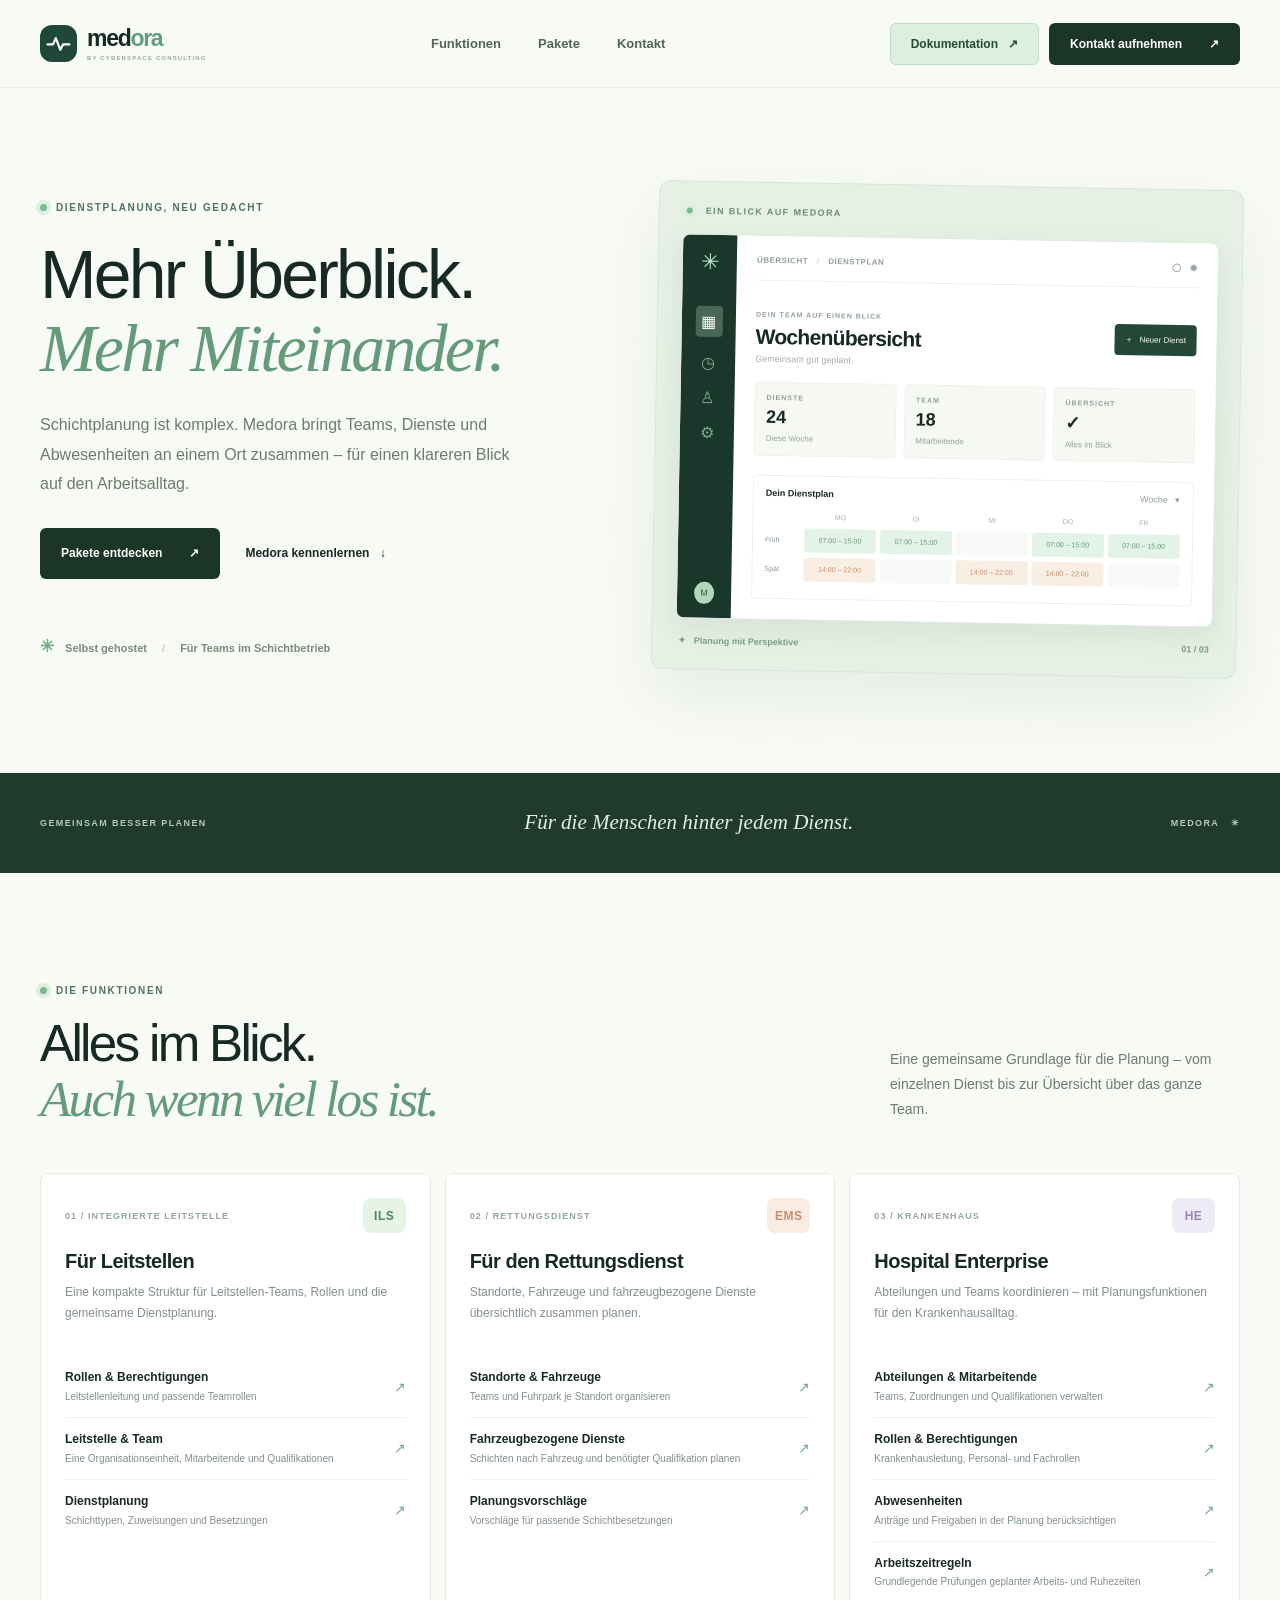
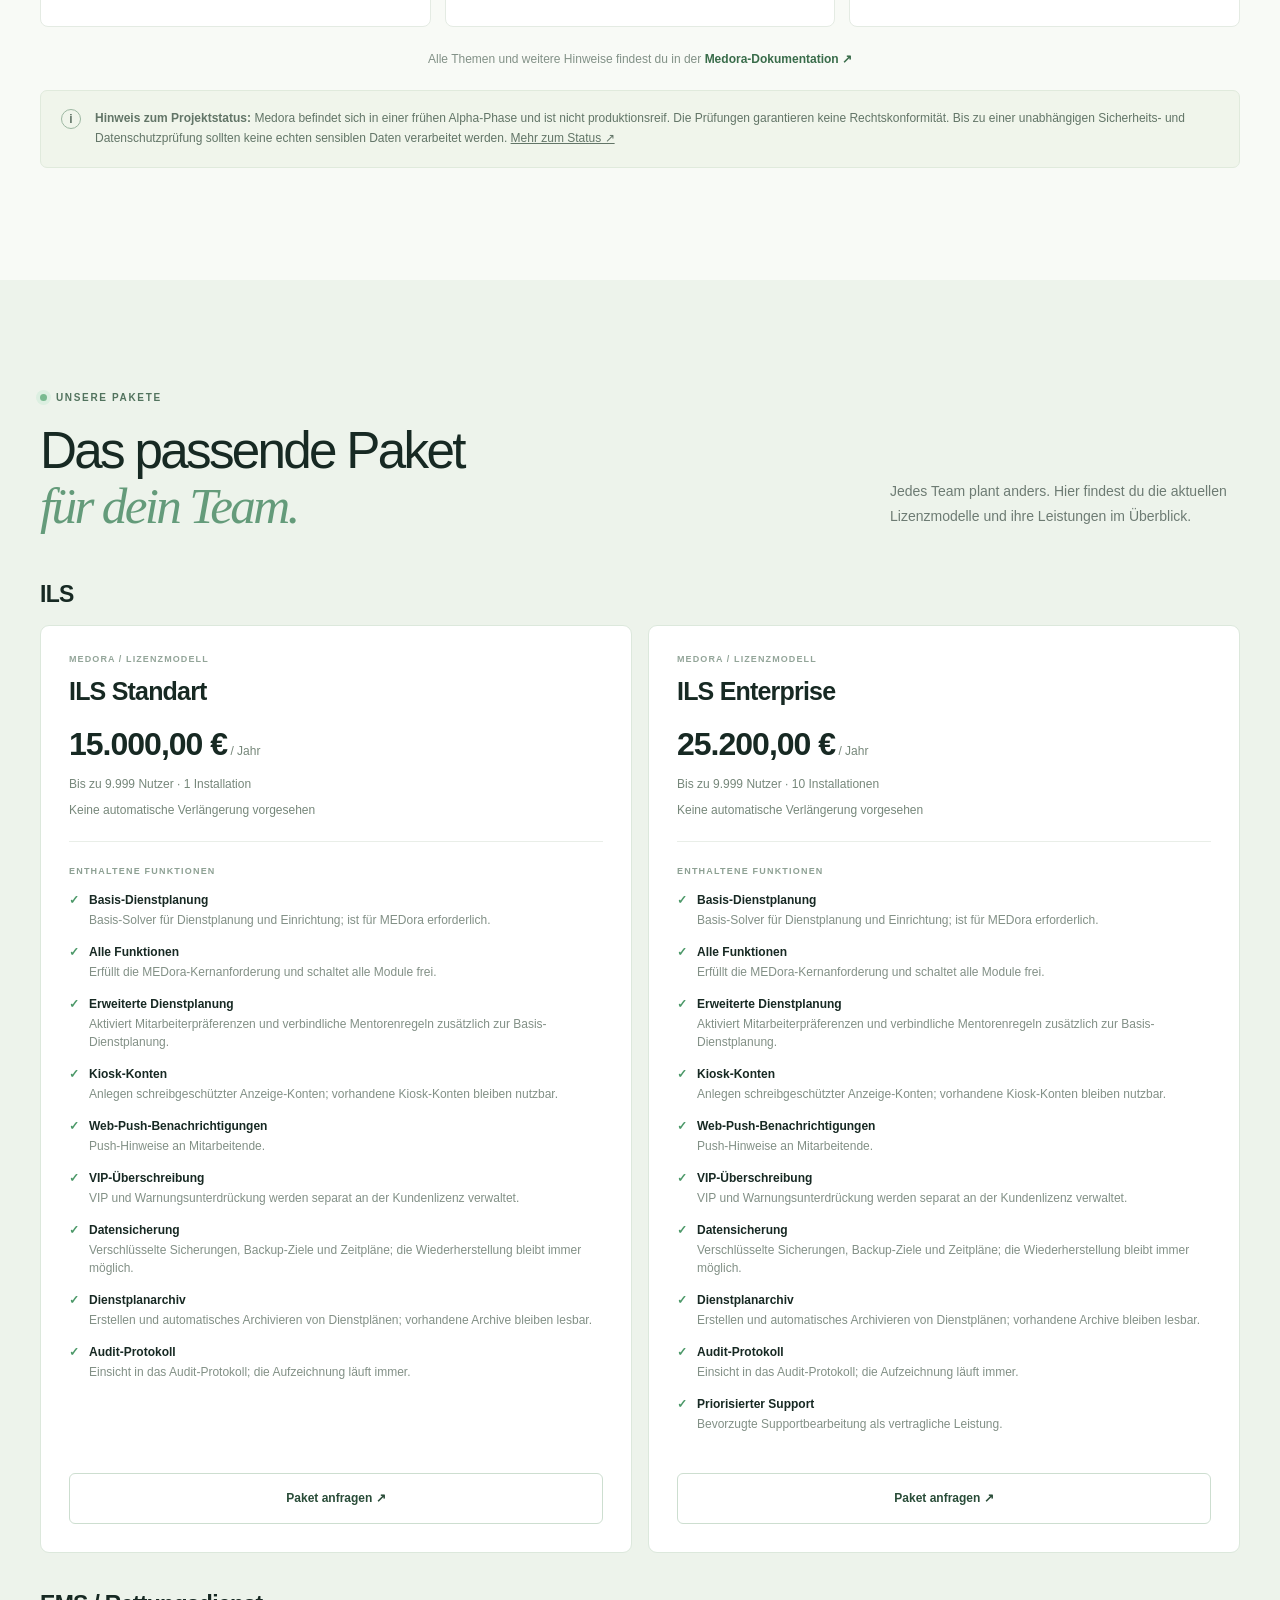
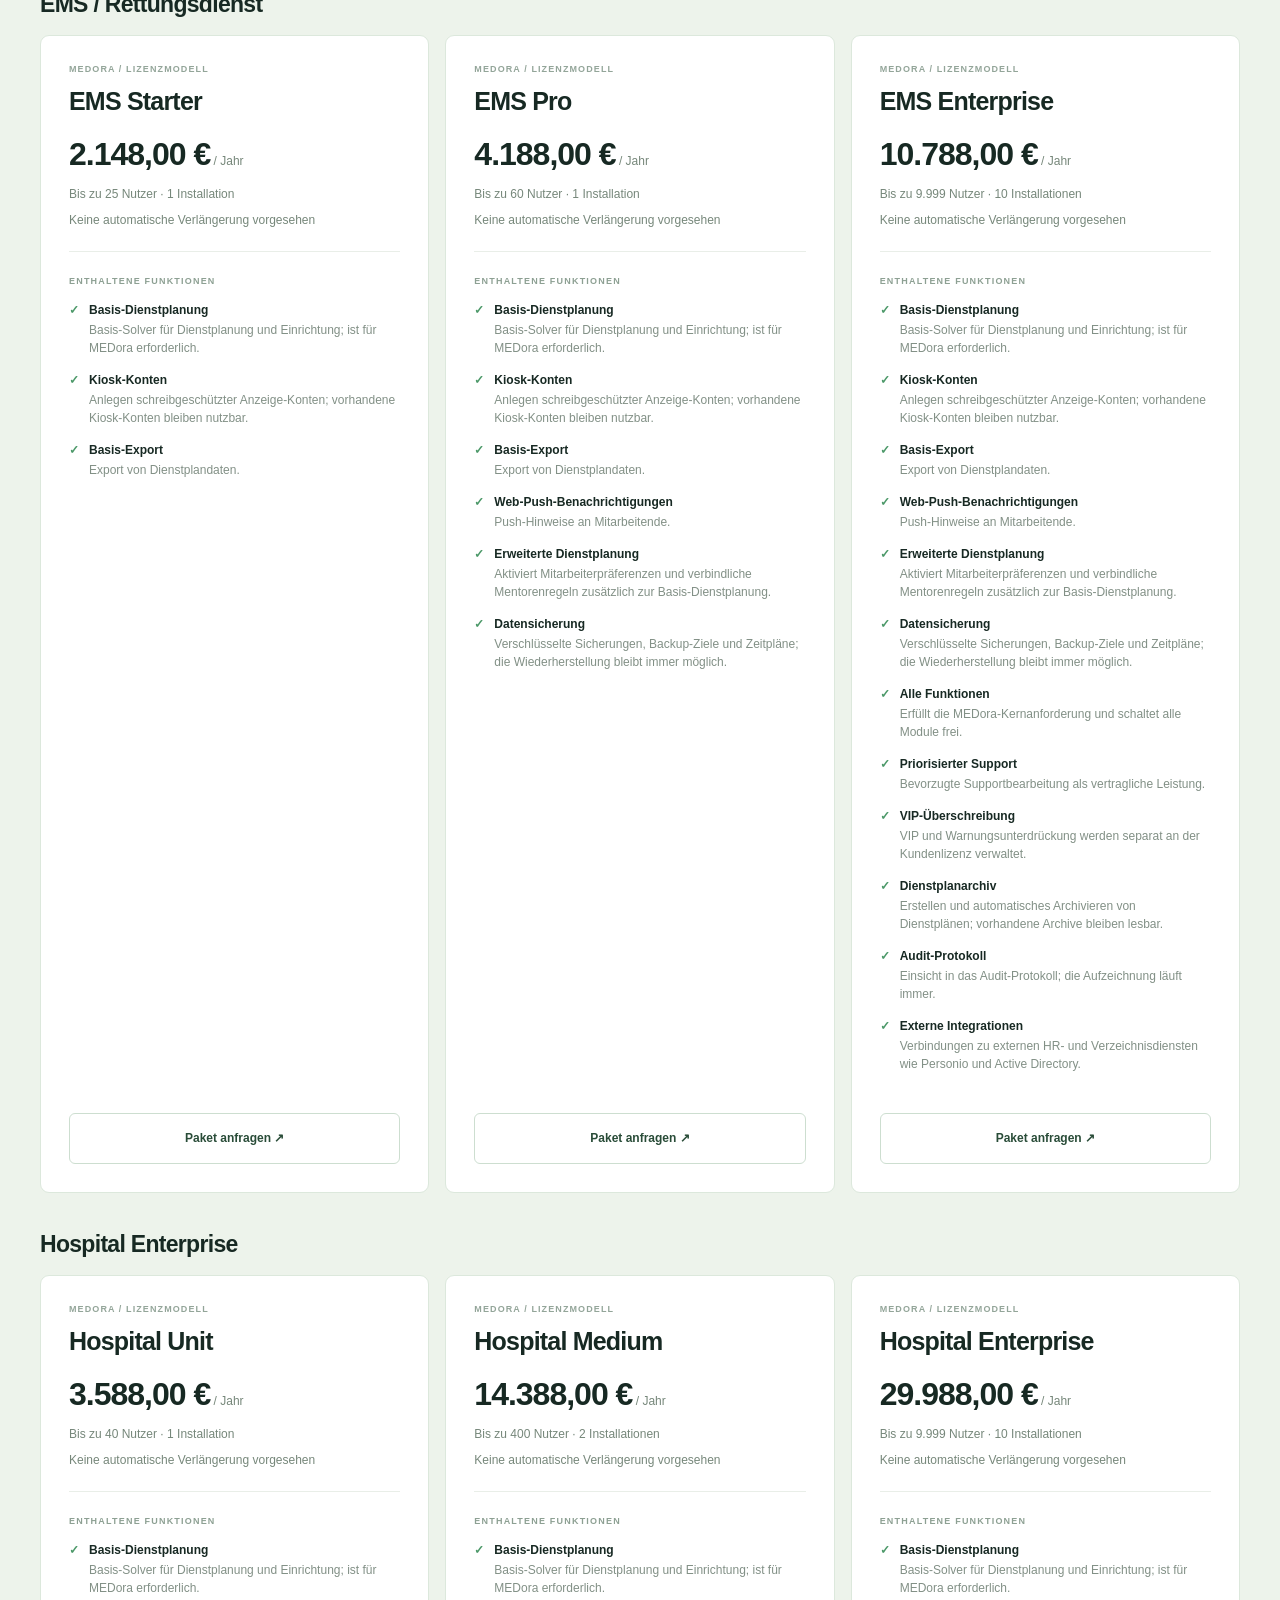
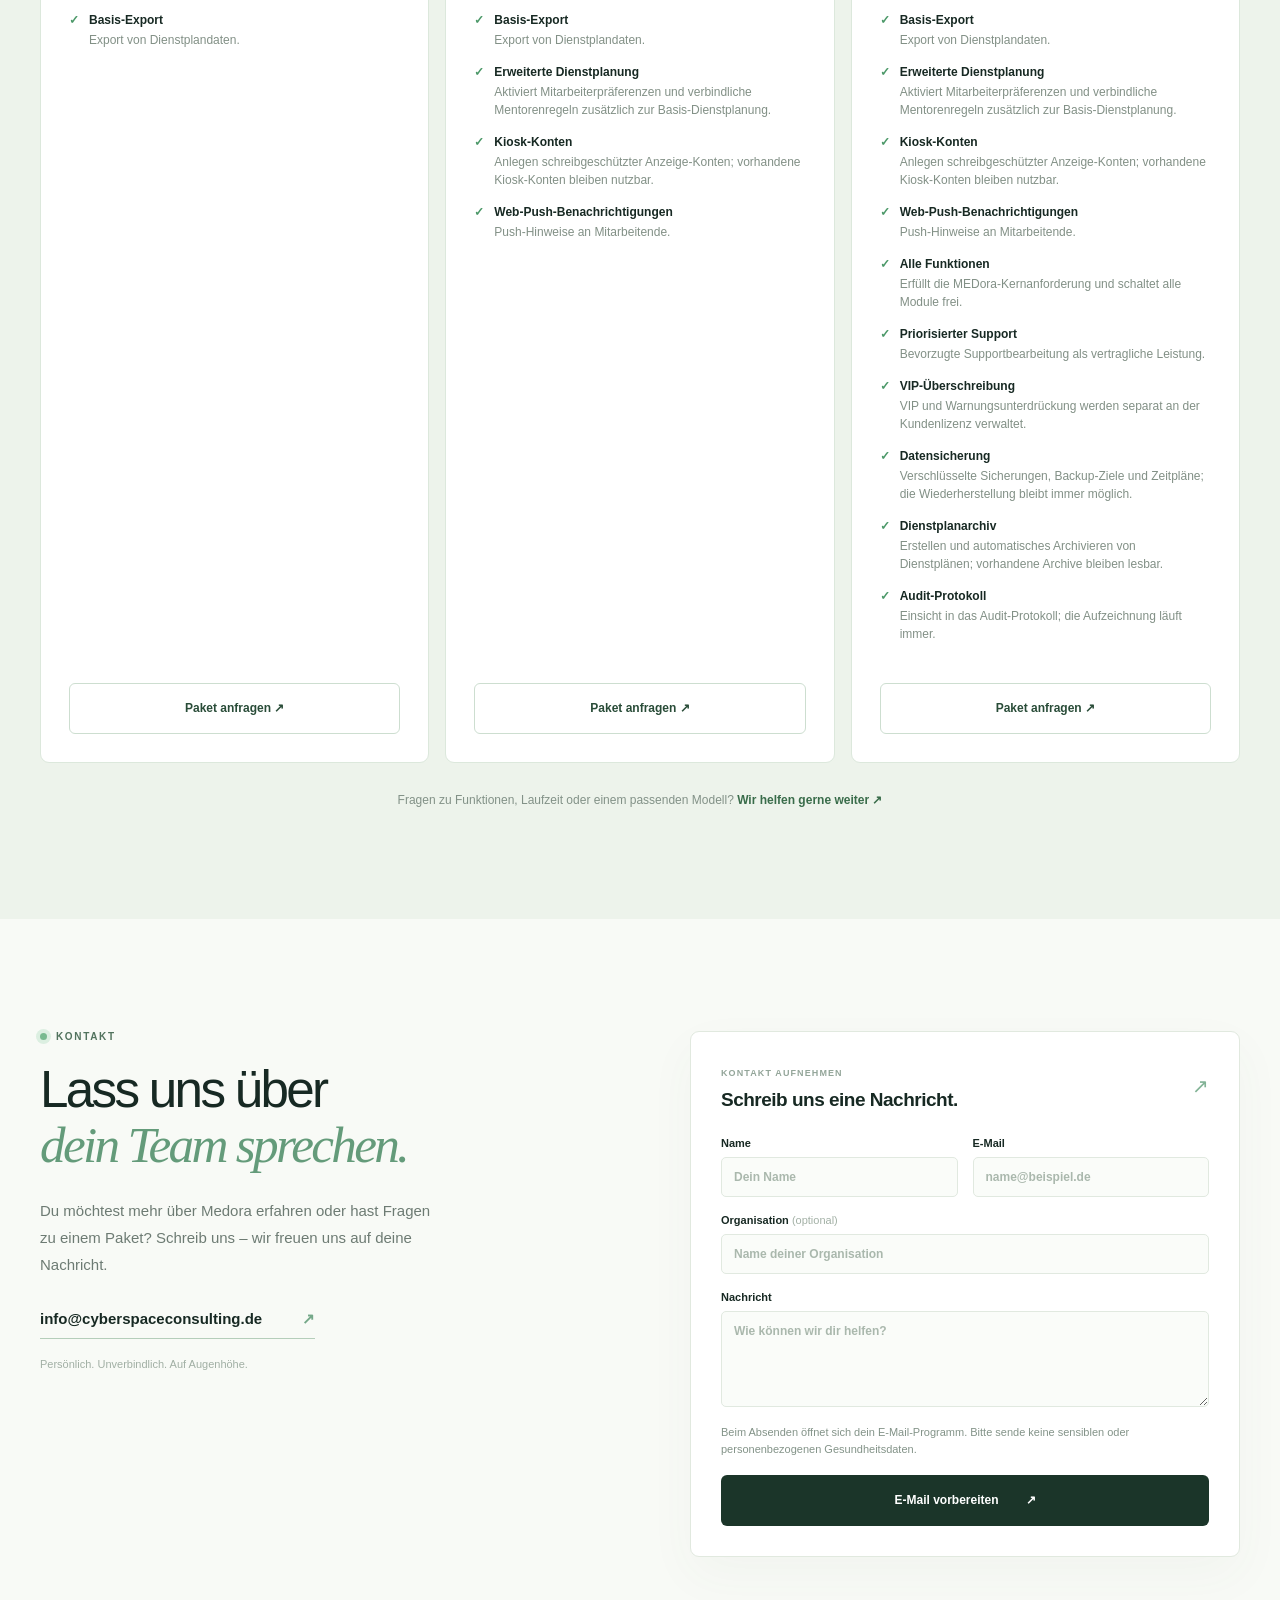
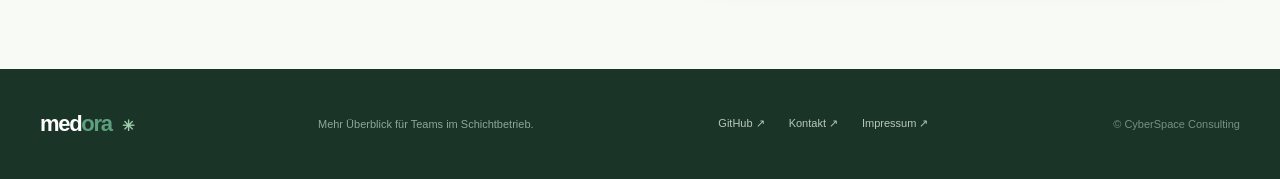
<file: index.html>
<!doctype html>
<html lang="de">
<head>
  <meta charset="utf-8">
  <meta name="viewport" content="width=device-width, initial-scale=1">
  <meta name="description" content="Medora – Dienstplanung für Teams im Schichtbetrieb.">
  <meta name="theme-color" content="#f6f7f3">
  <title>Medora – Dienstplanung mit Überblick</title>
  <link rel="stylesheet" href="styles.css">
  <script src="app.js" defer></script>
</head>
<body>
  <header class="site-header">
    <div class="container header-inner">
      <a class="brand" href="#start" aria-label="Medora – zur Startseite">
        <span class="brand-mark" aria-hidden="true"><svg viewBox="0 0 32 32" fill="none"><path d="M4 17h6l3-7 5 13 3-6h7" stroke="currentColor" stroke-width="2.4" stroke-linecap="round" stroke-linejoin="round"/></svg></span>
        <span>med<span class="brand-accent">ora</span><small>BY CYBERSPACE CONSULTING</small></span>
      </a>
      <nav aria-label="Hauptnavigation">
        <a href="#funktionen">Funktionen</a><a href="#pakete">Pakete</a><a href="#kontakt">Kontakt</a>
      </nav>
      <div class="header-actions">
        <a class="button header-cta header-docs" href="https://cyberspaceconsulting.github.io/medora-deploy/">Dokumentation <span aria-hidden="true">↗</span></a>
        <a class="button button-dark header-cta header-contact" href="#kontakt">Kontakt aufnehmen <span aria-hidden="true">↗</span></a>
      </div>
    </div>
  </header>

  <main id="start">
    <section class="hero">
      <div class="container hero-grid">
        <div class="hero-copy">
          <div class="eyebrow"><span class="dot"></span> DIENSTPLANUNG, NEU GEDACHT</div>
          <h1>Mehr Überblick.<br><em>Mehr Miteinander.</em></h1>
          <p>Schichtplanung ist komplex. Medora bringt Teams, Dienste und Abwesenheiten an einem Ort zusammen – für einen klareren Blick auf den Arbeitsalltag.</p>
          <div class="hero-actions"><a class="button button-dark" href="#pakete">Pakete entdecken <span aria-hidden="true">↗</span></a><a class="text-link" href="#funktionen">Medora kennenlernen <span aria-hidden="true">↓</span></a></div>
          <div class="hero-note"><span class="note-icon">✳</span> Selbst gehostet <span class="separator">/</span> Für Teams im Schichtbetrieb</div>
        </div>
        <div class="preview-wrap" aria-label="Illustrative Darstellung einer Dienstplanübersicht">
          <div class="preview-label"><span class="dot"></span> EIN BLICK AUF MEDORA</div>
          <div class="preview">
            <div class="preview-sidebar"><div class="mini-logo">✳</div><span class="mini-nav active">▦</span><span class="mini-nav">◷</span><span class="mini-nav">♙</span><span class="mini-nav">⚙</span><div class="mini-avatar">M</div></div>
            <div class="preview-main">
              <div class="preview-top"><span>ÜBERSICHT <b>/</b> DIENSTPLAN</span><span>◯ &nbsp; ◉</span></div>
              <div class="preview-heading"><div><small>DEIN TEAM AUF EINEN BLICK</small><h2>Wochenübersicht</h2><p>Gemeinsam gut geplant.</p></div><div class="preview-btn">＋ &nbsp; Neuer Dienst</div></div>
              <div class="preview-stats"><div><small>DIENSTE</small><strong>24</strong><span>Diese Woche</span></div><div><small>TEAM</small><strong>18</strong><span>Mitarbeitende</span></div><div><small>ÜBERSICHT</small><strong>✓</strong><span>Alles im Blick</span></div></div>
              <div class="calendar"><div class="calendar-head"><b>Dein Dienstplan</b><span>Woche &nbsp; ▾</span></div><div class="weekdays"><span></span><span>MO</span><span>DI</span><span>MI</span><span>DO</span><span>FR</span></div><div class="calendar-row"><span>Früh</span><i>07:00 – 15:00</i><i>07:00 – 15:00</i><i></i><i>07:00 – 15:00</i><i>07:00 – 15:00</i></div><div class="calendar-row"><span>Spät</span><i class="peach">14:00 – 22:00</i><i></i><i class="peach">14:00 – 22:00</i><i class="peach">14:00 – 22:00</i><i></i></div></div>
            </div>
          </div>
          <div class="preview-foot"><span>✦ &nbsp; Planung mit Perspektive</span><span>01 / 03</span></div>
        </div>
      </div>
    </section>

    <section class="intro-strip"><div class="container strip-inner"><span>GEMEINSAM BESSER PLANEN</span><p>Für die Menschen hinter jedem Dienst.</p><span>MEDORA &nbsp; ✳</span></div></section>

    <section class="section" id="funktionen">
      <div class="container">
        <div class="section-heading"><div><div class="eyebrow"><span class="dot"></span> DIE FUNKTIONEN</div><h2>Alles im Blick.<br><em>Auch wenn viel los ist.</em></h2></div><p>Eine gemeinsame Grundlage für die Planung – vom einzelnen Dienst bis zur Übersicht über das ganze Team.</p></div>
        <div class="area-grid">
          <article class="area-card">
            <div class="area-card-header"><span class="card-index">01 / INTEGRIERTE LEITSTELLE</span><span class="area-mark">ILS</span></div>
            <h3>Für Leitstellen</h3>
            <p>Eine kompakte Struktur für Leitstellen-Teams, Rollen und die gemeinsame Dienstplanung.</p>
            <ul class="area-topics">
              <li><a href="https://cyberspaceconsulting.github.io/medora-deploy/features/roles-and-permissions"><span><strong>Rollen &amp; Berechtigungen</strong><small>Leitstellenleitung und passende Teamrollen</small></span><span class="doc-arrow" aria-hidden="true">↗</span></a></li>
              <li><a href="https://cyberspaceconsulting.github.io/medora-deploy/features/departments-and-employees"><span><strong>Leitstelle &amp; Team</strong><small>Eine Organisationseinheit, Mitarbeitende und Qualifikationen</small></span><span class="doc-arrow" aria-hidden="true">↗</span></a></li>
              <li><a href="https://cyberspaceconsulting.github.io/medora-deploy/features/shift-planning"><span><strong>Dienstplanung</strong><small>Schichttypen, Zuweisungen und Besetzungen</small></span><span class="doc-arrow" aria-hidden="true">↗</span></a></li>
            </ul>
          </article>
          <article class="area-card">
            <div class="area-card-header"><span class="card-index">02 / RETTUNGSDIENST</span><span class="area-mark peach-mark">EMS</span></div>
            <h3>Für den Rettungsdienst</h3>
            <p>Standorte, Fahrzeuge und fahrzeugbezogene Dienste übersichtlich zusammen planen.</p>
            <ul class="area-topics">
              <li><a href="https://cyberspaceconsulting.github.io/medora-deploy/features/departments-and-employees"><span><strong>Standorte &amp; Fahrzeuge</strong><small>Teams und Fuhrpark je Standort organisieren</small></span><span class="doc-arrow" aria-hidden="true">↗</span></a></li>
              <li><a href="https://cyberspaceconsulting.github.io/medora-deploy/features/shift-planning"><span><strong>Fahrzeugbezogene Dienste</strong><small>Schichten nach Fahrzeug und benötigter Qualifikation planen</small></span><span class="doc-arrow" aria-hidden="true">↗</span></a></li>
              <li><a href="https://cyberspaceconsulting.github.io/medora-deploy/features/planning-suggestions"><span><strong>Planungsvorschläge</strong><small>Vorschläge für passende Schichtbesetzungen</small></span><span class="doc-arrow" aria-hidden="true">↗</span></a></li>
            </ul>
          </article>
          <article class="area-card">
            <div class="area-card-header"><span class="card-index">03 / KRANKENHAUS</span><span class="area-mark lilac-mark">HE</span></div>
            <h3>Hospital Enterprise</h3>
            <p>Abteilungen und Teams koordinieren – mit Planungsfunktionen für den Krankenhausalltag.</p>
            <ul class="area-topics">
              <li><a href="https://cyberspaceconsulting.github.io/medora-deploy/features/departments-and-employees"><span><strong>Abteilungen &amp; Mitarbeitende</strong><small>Teams, Zuordnungen und Qualifikationen verwalten</small></span><span class="doc-arrow" aria-hidden="true">↗</span></a></li>
              <li><a href="https://cyberspaceconsulting.github.io/medora-deploy/features/roles-and-permissions"><span><strong>Rollen &amp; Berechtigungen</strong><small>Krankenhausleitung, Personal- und Fachrollen</small></span><span class="doc-arrow" aria-hidden="true">↗</span></a></li>
              <li><a href="https://cyberspaceconsulting.github.io/medora-deploy/features/absences"><span><strong>Abwesenheiten</strong><small>Anträge und Freigaben in der Planung berücksichtigen</small></span><span class="doc-arrow" aria-hidden="true">↗</span></a></li>
              <li><a href="https://cyberspaceconsulting.github.io/medora-deploy/features/work-rules"><span><strong>Arbeitszeitregeln</strong><small>Grundlegende Prüfungen geplanter Arbeits- und Ruhezeiten</small></span><span class="doc-arrow" aria-hidden="true">↗</span></a></li>
            </ul>
          </article>
        </div>
        <p class="docs-footnote">Alle Themen und weitere Hinweise findest du in der <a href="https://cyberspaceconsulting.github.io/medora-deploy/">Medora-Dokumentation ↗</a></p>
        <div class="alpha-note"><span>i</span><p><strong>Hinweis zum Projektstatus:</strong> Medora befindet sich in einer frühen Alpha-Phase und ist nicht produktionsreif. Die Prüfungen garantieren keine Rechtskonformität. Bis zu einer unabhängigen Sicherheits- und Datenschutzprüfung sollten keine echten sensiblen Daten verarbeitet werden. <a href="https://github.com/CyberspaceConsulting/MEDora#status-und-eignung">Mehr zum Status ↗</a></p></div>
      </div>
    </section>

    <section class="section packages-section" id="pakete">
      <div class="container">
        <div class="section-heading"><div><div class="eyebrow"><span class="dot"></span> UNSERE PAKETE</div><h2>Das passende Paket<br><em>für dein Team.</em></h2></div><p>Jedes Team plant anders. Hier findest du die aktuellen Lizenzmodelle und ihre Leistungen im Überblick.</p></div>
        <div id="packages" class="package-groups" aria-live="polite"><p class="package-status">Pakete werden geladen …</p></div>
        <p class="package-footnote">Fragen zu Funktionen, Laufzeit oder einem passenden Modell? <a href="#kontakt">Wir helfen gerne weiter ↗</a></p>
      </div>
    </section>

    <section class="section contact-section" id="kontakt">
      <div class="container contact-grid">
        <div><div class="eyebrow"><span class="dot"></span> KONTAKT</div><h2>Lass uns über<br><em>dein Team sprechen.</em></h2><p class="contact-intro">Du möchtest mehr über Medora erfahren oder hast Fragen zu einem Paket? Schreib uns – wir freuen uns auf deine Nachricht.</p><a class="contact-email" href="mailto:info@cyberspaceconsulting.de">info@cyberspaceconsulting.de <span>↗</span></a><p class="contact-small">Persönlich. Unverbindlich. Auf Augenhöhe.</p></div>
        <form id="contact-form" class="contact-form">
          <div class="form-header"><div><span class="card-index">KONTAKT AUFNEHMEN</span><h3>Schreib uns eine Nachricht.</h3></div><span>↗</span></div>
          <div class="form-row"><label>Name <input name="name" autocomplete="name" required placeholder="Dein Name"></label><label>E-Mail <input type="email" name="email" autocomplete="email" required placeholder="name@beispiel.de"></label></div>
          <label>Organisation <span class="optional">(optional)</span><input name="organization" autocomplete="organization" placeholder="Name deiner Organisation"></label>
          <label>Nachricht <textarea name="message" rows="5" required placeholder="Wie können wir dir helfen?"></textarea></label>
          <p class="form-hint">Beim Absenden öffnet sich dein E-Mail-Programm. Bitte sende keine sensiblen oder personenbezogenen Gesundheitsdaten.</p>
          <button class="button button-dark" type="submit">E-Mail vorbereiten <span aria-hidden="true">↗</span></button>
        </form>
      </div>
    </section>
  </main>
  <footer><div class="container footer-inner"><a class="footer-brand" href="#start">med<span>ora</span> <b>✳</b></a><p>Mehr Überblick für Teams im Schichtbetrieb.</p><div><a href="https://github.com/CyberspaceConsulting/MEDora">GitHub ↗</a><a href="mailto:info@cyberspaceconsulting.de">Kontakt ↗</a><a href="impressum.html">Impressum ↗</a></div><small>© CyberSpace Consulting</small></div></footer>
</body>
</html>
</file>
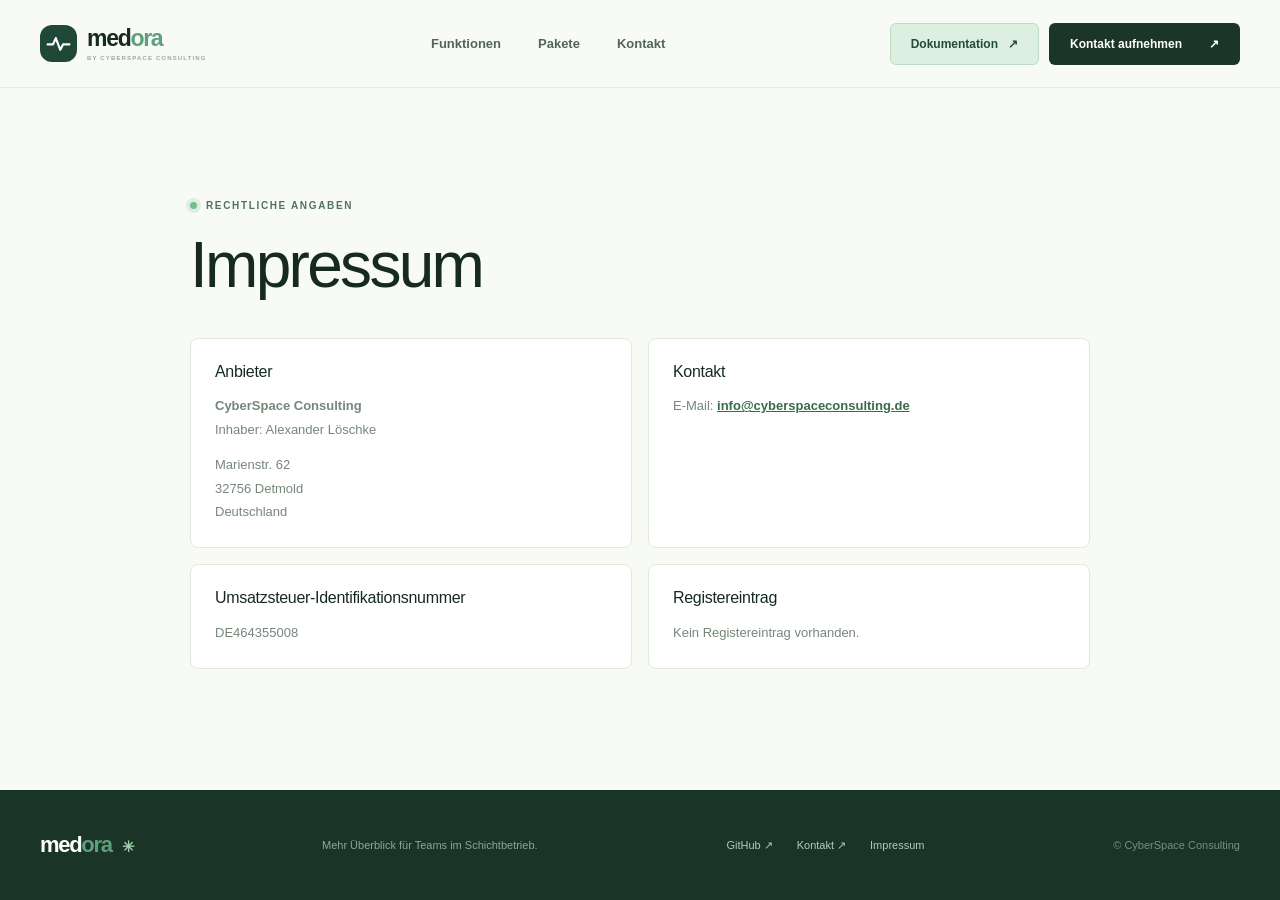
<file: impressum.html>
<!doctype html>
<html lang="de">
<head>
  <meta charset="utf-8">
  <meta name="viewport" content="width=device-width, initial-scale=1">
  <meta name="description" content="Impressum und Anbieterangaben von Medora und CyberSpace Consulting.">
  <meta name="theme-color" content="#f6f7f3">
  <title>Impressum – Medora</title>
  <link rel="stylesheet" href="styles.css">
</head>
<body>
  <header class="site-header">
    <div class="container header-inner">
      <a class="brand" href="index.html#start" aria-label="Medora – zur Startseite">
        <span class="brand-mark" aria-hidden="true"><svg viewBox="0 0 32 32" fill="none"><path d="M4 17h6l3-7 5 13 3-6h7" stroke="currentColor" stroke-width="2.4" stroke-linecap="round" stroke-linejoin="round"/></svg></span>
        <span>med<span class="brand-accent">ora</span><small>BY CYBERSPACE CONSULTING</small></span>
      </a>
      <nav aria-label="Hauptnavigation">
        <a href="index.html#funktionen">Funktionen</a><a href="index.html#pakete">Pakete</a><a href="index.html#kontakt">Kontakt</a>
      </nav>
      <div class="header-actions">
        <a class="button header-cta header-docs" href="https://cyberspaceconsulting.github.io/medora-deploy/">Dokumentation <span aria-hidden="true">↗</span></a>
        <a class="button button-dark header-cta header-contact" href="index.html#kontakt">Kontakt aufnehmen <span aria-hidden="true">↗</span></a>
      </div>
    </div>
  </header>

  <main>
    <section class="section imprint-section">
      <div class="container imprint-container">
        <div class="eyebrow"><span class="dot"></span> RECHTLICHE ANGABEN</div>
        <h1>Impressum</h1>
        <div class="imprint-grid">
          <section class="imprint-card">
            <h2>Anbieter</h2>
            <p><strong>CyberSpace Consulting</strong><br>Inhaber: Alexander Löschke</p>
            <address>Marienstr. 62<br>32756 Detmold<br>Deutschland</address>
          </section>
          <section class="imprint-card">
            <h2>Kontakt</h2>
            <p>E-Mail: <a href="mailto:info@cyberspaceconsulting.de">info@cyberspaceconsulting.de</a></p>
          </section>
          <section class="imprint-card">
            <h2>Umsatzsteuer-Identifikationsnummer</h2>
            <p>DE464355008</p>
          </section>
          <section class="imprint-card">
            <h2>Registereintrag</h2>
            <p>Kein Registereintrag vorhanden.</p>
          </section>
        </div>
      </div>
    </section>
  </main>

  <footer>
    <div class="container footer-inner">
      <a class="footer-brand" href="index.html#start">med<span>ora</span> <b>✳</b></a>
      <p>Mehr Überblick für Teams im Schichtbetrieb.</p>
      <div><a href="https://github.com/CyberspaceConsulting/MEDora">GitHub ↗</a><a href="index.html#kontakt">Kontakt ↗</a><a href="impressum.html" aria-current="page">Impressum</a></div>
      <small>© CyberSpace Consulting</small>
    </div>
  </footer>
</body>
</html>
</file>
<file: styles.css>
:root{--ink:#172923;--muted:#6d7b73;--green:#a1dbbf;--line:#dce4dc;--paper:#f8faf6;--cream:#f1f5ed}
*{box-sizing:border-box}
html{scroll-behavior:smooth;scroll-padding-top:90px}
body{margin:0;color:var(--ink);background:var(--paper);font-family:Arial,Helvetica,sans-serif;-webkit-font-smoothing:antialiased}
a{color:inherit;text-decoration:none}
button,input,textarea{font:inherit}
button,a{touch-action:manipulation}
button{cursor:pointer}
button:focus-visible,a:focus-visible,input:focus-visible,textarea:focus-visible{outline:3px solid #29805b;outline-offset:3px}
.container{width:min(1200px,calc(100% - 80px));margin:auto}
.site-header{height:88px;background:rgba(248,250,246,.96);border-bottom:1px solid #e8eee7}
.header-inner{height:100%;display:flex;align-items:center;justify-content:space-between;gap:24px}
.brand{display:flex;align-items:center;gap:10px;font-weight:800;font-size:23px;letter-spacing:-1.3px;line-height:1}
.brand-mark{display:grid;place-items:center;width:37px;height:37px;border-radius:12px;background:#1f4839;color:white}
.brand-mark svg{width:29px;height:29px}
.brand-accent,.footer-brand span{color:#5e9f7d}
.brand small{display:block;color:#9aa8a0;font-size:6px;letter-spacing:1.15px;margin-top:5px}
nav{display:flex;gap:37px;font-size:13px;font-weight:600;color:#52645a}
nav a:hover,.text-link:hover,.package-footnote a:hover{color:#40835e}
.button{display:inline-flex;align-items:center;justify-content:center;gap:27px;min-height:51px;padding:0 20px;border:1px solid transparent;border-radius:6px;font-size:12px;font-weight:700;transition:background .2s,color .2s}
.button-dark{background:#1b3529;color:white}.button-dark:hover{background:#345b47}.header-cta{min-height:42px}
.header-actions{display:flex;align-items:center;gap:10px}.header-docs{gap:10px;background:#dcefe1;border-color:#bddcc5;color:#244b35}.header-docs:hover{background:#c9e5d1}
.hero{overflow:hidden;padding:97px 0 99px}.hero-grid{display:grid;grid-template-columns:1fr 1.06fr;gap:64px;align-items:center}
.eyebrow{display:flex;align-items:center;gap:9px;color:#52735e;font-size:10px;font-weight:800;letter-spacing:1.65px}.dot{display:inline-block;width:7px;height:7px;border-radius:50%;background:#79ba90;box-shadow:0 0 0 4px #dcefe1}
h1,h2,h3,p{margin-top:0}h1,h2{font-weight:500;letter-spacing:-2.7px;line-height:1.08}h1{font-size:clamp(47px,5.3vw,72px);margin:25px 0}h1 em,h2 em{font-family:Georgia,serif;color:#649b7a;font-weight:400}
.hero-copy>p{max-width:480px;color:var(--muted);font-size:16px;line-height:1.85;margin-bottom:29px}.hero-actions{display:flex;align-items:center;gap:25px;flex-wrap:wrap}.text-link{font-size:12px;font-weight:700}.text-link span{margin-left:7px}
.hero-note{margin-top:57px;font-size:11px;color:#7a8a7f;font-weight:600}.note-icon{color:#71ac85;font-size:17px;margin-right:8px}.separator{padding:0 12px;color:#c5d0c7}
.preview-wrap{padding:23px;background:#e6f0e5;border:1px solid #d6e7d8;border-radius:12px;box-shadow:0 28px 65px #4f73521a;transform:rotate(1deg)}
.preview-label{font-size:9px;font-weight:800;letter-spacing:1.4px;color:#6b8c75;margin:1px 0 18px 4px}.preview-label .dot{width:6px;height:6px;margin-right:9px}
.preview{display:flex;min-height:354px;background:#fff;border:1px solid #e1e9e1;border-radius:8px;overflow:hidden;box-shadow:0 10px 24px #4a71501a}.preview-sidebar{width:54px;background:#19372a;color:#83a994;display:flex;align-items:center;flex-direction:column;gap:16px;padding:14px 0}.mini-logo{font-size:22px;color:#bce6c7;margin-bottom:15px}.mini-nav{font-size:16px}.mini-nav.active{background:#496757;color:white;padding:6px;border-radius:4px}.mini-avatar{margin-top:auto;border-radius:50%;background:#b4d7bc;color:#345842;padding:6px;font-size:9px}
.preview-main{flex:1;padding:20px;min-width:0}.preview-top{display:flex;justify-content:space-between;color:#91a096;font-size:8px;font-weight:700;letter-spacing:.5px;border-bottom:1px solid #edf1ec;padding-bottom:15px}.preview-top b{padding:0 6px;color:#d0d9d1}.preview-heading{display:flex;align-items:center;justify-content:space-between;margin:22px 0 18px}.preview-heading small,.preview-stats small{font-size:7px;letter-spacing:1px;color:#91a196;font-weight:700}.preview-heading h2{font-size:21px;letter-spacing:-.7px;font-weight:700;margin:5px 0}.preview-heading p{font-size:9px;color:#a1afa5;margin:0}.preview-btn{font-size:8px;color:#fff;background:#244737;padding:10px;border-radius:4px;white-space:nowrap}
.preview-stats{display:grid;grid-template-columns:repeat(3,1fr);gap:8px}.preview-stats div{padding:11px;background:#f5f8f3;border:1px solid #eef2ed;border-radius:4px}.preview-stats small,.preview-stats strong,.preview-stats span{display:block}.preview-stats strong{font-size:18px;margin:6px 0}.preview-stats span{font-size:8px;color:#93a297}
.calendar{margin-top:19px;border:1px solid #edf1ec;border-radius:4px;padding:12px}.calendar-head{display:flex;justify-content:space-between;font-size:9px;margin-bottom:15px}.calendar-head span{color:#93a297}.weekdays,.calendar-row{display:grid;grid-template-columns:35px repeat(5,1fr);gap:4px;align-items:center}.weekdays{font-size:7px;color:#a8b4aa;text-align:center;margin-bottom:8px}.calendar-row{font-size:7px;color:#89988d;margin-bottom:5px}.calendar-row i{font-style:normal;background:#e3f3e7;color:#659775;min-height:24px;padding:8px 2px;text-align:center;border-radius:3px;white-space:nowrap;overflow:hidden}.calendar-row i:empty{background:#f8faf7}.calendar-row i.peach{background:#f9eee4;color:#c68d64}.preview-foot{display:flex;justify-content:space-between;margin:17px 3px 0;color:#7a9d82;font-size:9px;font-weight:700}
.intro-strip{background:#203b2e;color:#b3cab9}.strip-inner{min-height:100px;display:flex;align-items:center;justify-content:space-between;gap:20px}.strip-inner span{font-size:9px;font-weight:700;letter-spacing:1.4px}.strip-inner p{font-family:Georgia,serif;font-style:italic;font-size:21px;color:#e5eee3;margin:0}
.section{padding:112px 0}.section-heading{display:flex;justify-content:space-between;align-items:end;gap:40px;margin-bottom:47px}.section-heading h2,.contact-section h2{font-size:clamp(38px,4vw,55px);margin:20px 0 0}.section-heading>p{max-width:350px;color:var(--muted);font-size:14px;line-height:1.8;margin:0 0 4px}
.feature-grid{display:grid;grid-template-columns:repeat(4,1fr);gap:14px}.feature-card{min-height:250px;padding:25px 22px;background:#fff;border:1px solid #e4ebe3;border-radius:8px}.feature-icon{display:grid;place-items:center;width:43px;height:43px;border-radius:10px;background:#e6f3e7;color:#4a8a61;font-size:21px;margin-bottom:28px}.peach-icon{background:#f9ece2;color:#ca8e6e}.yellow-icon{background:#f6f1dc;color:#ad9c54}.lilac-icon{background:#eeeaf6;color:#9685b5}.card-index{color:#93a599;font-size:9px;font-weight:800;letter-spacing:1.1px}.feature-card h3{font-size:16px;margin:12px 0}.feature-card p{color:#829086;font-size:12px;line-height:1.75;margin:0}
.area-grid{display:grid;grid-template-columns:repeat(3,minmax(0,1fr));gap:14px}
.area-card{min-width:0;padding:24px;background:#fff;border:1px solid #e4ebe3;border-radius:8px}
.area-card-header{display:flex;align-items:center;justify-content:space-between;gap:12px;min-height:34px}
.area-mark{display:grid;place-items:center;flex:none;width:43px;height:35px;border-radius:8px;background:#e6f3e7;color:#4a8a61;font-size:12px;font-weight:800;letter-spacing:.5px}
.peach-mark{background:#f9ece2;color:#ca8e6e}.lilac-mark{background:#eeeaf6;color:#9685b5}
.area-card h3{font-size:20px;letter-spacing:-.5px;margin:17px 0 9px}
.area-card>p{min-height:60px;color:#829086;font-size:12px;line-height:1.75;margin:0 0 14px}
.area-topics{list-style:none;padding:0;margin:0}
.area-topics li+li{border-top:1px solid #edf1ec}
.area-topics a{display:flex;align-items:center;justify-content:space-between;gap:12px;padding:13px 0}
.area-topics a:hover strong{color:#40835e}
.area-topics strong,.area-topics small{display:block}
.area-topics strong{font-size:12px;line-height:1.4}
.area-topics small{margin-top:3px;color:#829086;font-size:10px;line-height:1.5}
.doc-arrow{flex:none;color:#75a889;font-size:14px}
.docs-footnote{text-align:center;color:#829187;font-size:12px;margin:25px 0 0}
.docs-footnote a{color:#396c4a;font-weight:700}
.alpha-note{display:flex;gap:14px;align-items:start;background:#f0f5eb;border:1px solid #e0eadc;border-radius:7px;padding:18px 20px;margin-top:24px;color:#627567;font-size:12px;line-height:1.65}.alpha-note>span{display:grid;place-items:center;flex:none;width:20px;height:20px;border:1px solid #9db8a2;border-radius:50%;font-weight:700}.alpha-note p{margin:0}.alpha-note a{text-decoration:underline}
.packages-section{background:#edf3eb}.package-groups{display:grid;gap:38px}.package-group-title{font-size:23px;letter-spacing:-.7px;margin:0 0 17px}.package-grid{display:grid;grid-template-columns:repeat(auto-fit,minmax(min(100%,290px),1fr));gap:16px}.package-card{display:flex;flex-direction:column;background:#fff;border:1px solid #dce8dc;border-radius:9px;padding:28px}.package-card h4{font-size:25px;letter-spacing:-.8px;margin:13px 0 20px}.package-price strong{font-size:32px;letter-spacing:-1px}.package-price span,.package-limits,.renewal,.lifetime{font-size:12px;color:#76877a}.package-limits{margin:14px 0 6px}.lifetime{margin:6px 0}.renewal{margin:6px 0 0}.package-divider{height:1px;background:#e9eee8;margin:24px 0}.feature-label{font-size:9px;letter-spacing:1.2px;font-weight:800;color:#8da093}.package-features{list-style:none;padding:0;margin:6px 0 26px;flex:1}.package-features li{display:flex;gap:10px;margin-bottom:14px;font-size:12px;line-height:1.5}.package-features strong,.package-features li div span{display:block}.package-features li div span{color:#829086;margin-top:2px}.check{color:#4b9868;font-weight:700}.button-outline{border-color:#cdded0;color:#294c38;width:100%}.button-outline:hover{background:#edf6ed}.package-status{color:#64786a;line-height:1.7}.package-footnote{text-align:center;color:#829187;font-size:12px;margin:30px 0 0}.package-footnote a{color:#396c4a;font-weight:700}
.contact-grid{display:grid;grid-template-columns:1fr 1fr;gap:100px;align-items:start}.contact-intro{max-width:410px;color:var(--muted);font-size:15px;line-height:1.8;margin:25px 0 32px}.contact-email{display:inline-flex;justify-content:space-between;gap:40px;padding-bottom:10px;border-bottom:1px solid #b5ceba;font-size:15px;font-weight:700}.contact-email span{color:#75a889}.contact-small{color:#a1afa4;font-size:11px;margin-top:19px}
.imprint-section{min-height:calc(100vh - 198px)}.imprint-container{max-width:900px}.imprint-container h1{font-size:clamp(42px,5vw,64px);margin:20px 0 38px}.imprint-grid{display:grid;grid-template-columns:repeat(2,minmax(0,1fr));gap:16px}.imprint-card{padding:24px;background:#fff;border:1px solid #e1e9df;border-radius:8px}.imprint-card h2{font-size:16px;letter-spacing:-.3px;margin:0 0 14px}.imprint-card p,.imprint-card address{color:#76877a;font-size:13px;line-height:1.8;margin:0}.imprint-card address{font-style:normal;margin-top:12px}.imprint-card a{color:#396c4a;font-weight:700;text-decoration:underline}
.contact-form{background:#fff;border:1px solid #e1e9df;border-radius:9px;padding:30px;box-shadow:0 18px 50px #4664450a}.form-header{display:flex;justify-content:space-between;align-items:center;margin-bottom:26px}.form-header h3{font-size:19px;letter-spacing:-.5px;margin:9px 0 0}.form-header>span{font-size:20px;color:#82b396}.form-row{display:grid;grid-template-columns:1fr 1fr;gap:15px}.contact-form label{display:block;font-size:11px;font-weight:700;margin-bottom:17px}.optional{color:#a2b0a5;font-weight:400}.contact-form input,.contact-form textarea{display:block;width:100%;margin-top:8px;padding:12px;border:1px solid #e1e9e0;border-radius:5px;background:#fafcf9;color:var(--ink);font-size:12px;resize:vertical}.contact-form input::placeholder,.contact-form textarea::placeholder{color:#aab8ad}.form-hint{font-size:11px;color:#839388;line-height:1.6}.contact-form button{width:100%;margin-top:5px}
footer{background:#1b3428;color:#b7c9bc}.footer-inner{min-height:110px;display:flex;align-items:center;justify-content:space-between;gap:20px}.footer-brand{font-size:22px;font-weight:800;letter-spacing:-1.3px;color:#fff}.footer-brand b{font-size:15px;margin-left:5px;color:#9dcdaa}.footer-inner p,.footer-inner div,.footer-inner small{font-size:11px}.footer-inner p{margin:0;color:#8ea697}.footer-inner div{display:flex;gap:24px}.footer-inner small{color:#789081}
@media(max-width:900px){.site-header{height:auto;min-height:74px}.header-inner{flex-wrap:wrap;padding:16px 0;gap:15px}nav{order:3;width:100%;justify-content:space-between;gap:12px}.hero-grid{gap:30px}.feature-grid{grid-template-columns:repeat(2,1fr)}.area-grid{grid-template-columns:repeat(2,minmax(0,1fr))}.contact-grid{gap:40px}.preview-wrap{padding:15px}.preview-main{padding:14px}}
@media(max-width:700px){.container{width:min(100% - 36px,520px)}.site-header{height:auto;min-height:74px}.header-inner{flex-wrap:wrap;padding:16px 0;gap:15px}.brand{font-size:20px}nav{order:3;width:100%;justify-content:space-between;gap:12px}.header-cta{min-height:38px;padding:0 12px;gap:8px;font-size:11px}.hero{padding:65px 0}.hero-grid{grid-template-columns:1fr;gap:50px}h1{letter-spacing:-2px}.hero-note{margin-top:35px}.preview-wrap{transform:none}.strip-inner{min-height:105px;flex-wrap:wrap;padding:22px 0}.strip-inner p{width:100%;order:3}.strip-inner span:last-child{margin-left:auto}.section{padding:75px 0}.section-heading{display:block}.section-heading>p{margin-top:20px}.section-heading h2,.contact-section h2{letter-spacing:-1.8px}.area-grid{grid-template-columns:1fr}.area-card>p{min-height:0}.imprint-grid{grid-template-columns:1fr}.contact-grid{grid-template-columns:1fr;gap:35px}.footer-inner{padding:28px 0;flex-wrap:wrap}.footer-inner p{width:100%;order:2}.footer-inner small{order:3}.footer-inner div{margin-left:auto}}
@media(max-width:600px){.header-contact{display:none}}
@media(max-width:400px){.feature-grid{grid-template-columns:1fr}.form-row{grid-template-columns:1fr;gap:0}.preview-sidebar{width:40px}.preview-main{padding:10px}.calendar{padding:8px}.preview-stats div{padding:7px}.calendar-row{grid-template-columns:27px repeat(5,1fr)}}
@media(prefers-reduced-motion:reduce){html{scroll-behavior:auto}*{transition:none!important}}
</file>
